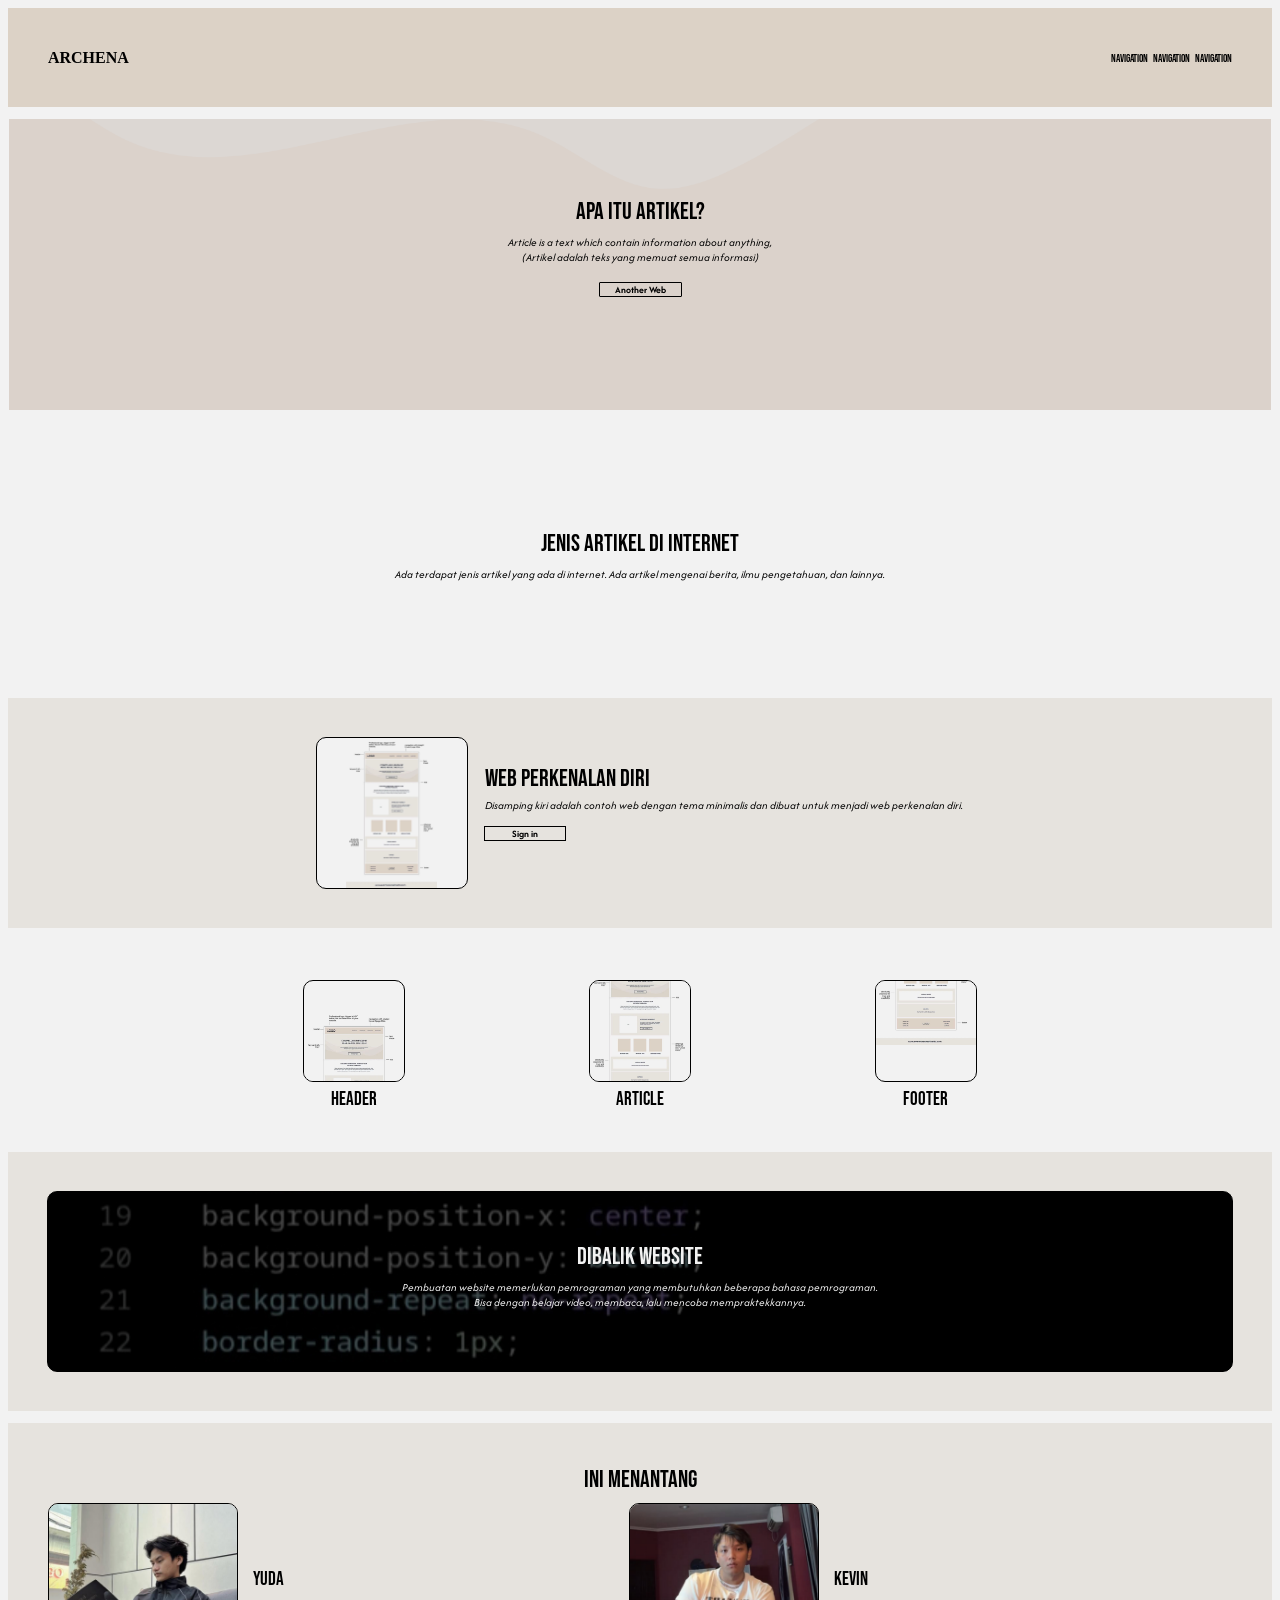
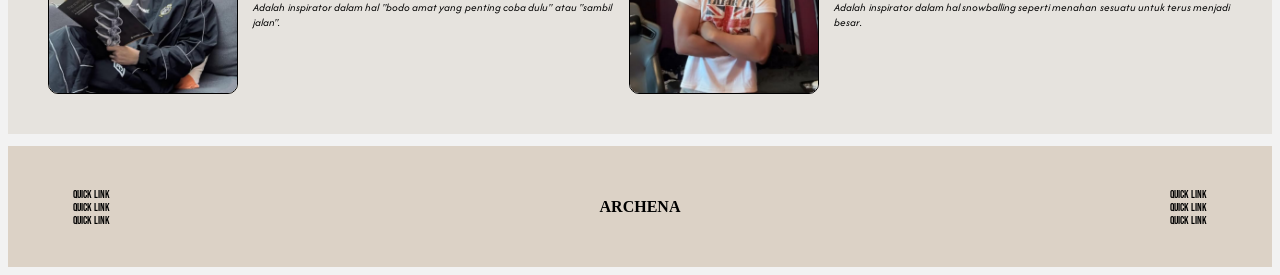
<file: index.html>
<!DOCTYPE html>
<html lang="en">
  
<head>
  <meta charset="UTF-8">
  <meta http-equiv="X-UA-Compatible" content="IE=Edge">
  <meta name="viewport" content="width=device-width, initial-scale=1">
  <title>Belajar-web-1</title>
  <!-- Font -->
  <link href="https://fonts.googleapis.com/css?family=Bebas Neue" rel="stylesheet" />
  <link href="https://fonts.googleapis.com/css?family=Afacad" rel="stylesheet" />
  <!-- CSS -->
  <link rel="stylesheet" href="Belajarspck-css/header.css" type="text/css" />
  <link rel="stylesheet" href="Belajarspck-css/article-1.css" type="text/css"/>
  <link rel="stylesheet" href="Belajarspck-css/article-2.css" type="text/css" />
  <link rel="stylesheet" href="Belajarspck-css/article-3.css" type="text/css" />
  <link rel="stylesheet" href="Belajarspck-css/article-4.css" type="text/css" />
  <link rel="stylesheet" href="Belajarspck-css/article-5.css" type="text/css" />
  <link rel="stylesheet" href="Belajarspck-css/article-6.css" type="text/css" />
  <link rel="stylesheet" href="Belajarspck-css/footer.css" type="text/css" />
</head>

<body>
  <!-- Header -->
  <!-- Navigation -->
  <header>
    <!-- Flex Container -->
    <div class="headerContainer">
      
      <!-- Flex Item 1 -->
      <div class="nvlogo">
        <nav id="nvl">ARCHENA</nav>
      </div>
      
      <!-- Flex Item 2 -->
      <!-- & Container for 3.nav-->
      <div class="nvmenu">
        <nav>Navigation</nav>
        <nav>Navigation</nav>
        <nav>Navigation</nav>
      </div>
      
    </div>
    </header>
  
  <!-- Article 1 -->
  <article>
    <!-- Flex Container -->
    <div class="aContainer">
      
      <!-- Flex Item 1 -->
      <div class="aJudul">
        <h1 id="aJudul">Apa itu artikel?</h1>
      </div>
      
      <!-- Flex Item 2 -->
      <div class="aIsi">
      <p id="aIsi">
        Article is a text which contain information about anything,<br>
        (Artikel adalah teks yang memuat semua informasi)
      </p>
      </div>
      
      <!-- Flex Item 3 -->
      <div class="buttonC">
        <a class="button1" href="/web-2.html" target="_self">
          Another Web
        </a>
      </div>
      
    </div>
  </article>
  
  <!-- Article 2 -->
  <article>
    <!-- Flex Container -->
    <div class="aContainer2">
      
      <!-- Flex Item 1 -->
      <div class="aJudul2">
        <h2 id="aJudul2">Jenis artikel di internet</h2>
      </div>
      
      <!-- Flex Item 2 -->
      <div class="aIsi2">
        <p id="aIsi2">
          Ada terdapat jenis artikel yang ada di internet.
          Ada artikel mengenai berita, ilmu pengetahuan, dan lainnya.
        </p>
      </div>
      
    </div>
  </article>
  
  <!-- Article 3 -->
  <article>
    <!-- Flex Container -->
    <div class="aContainer3">
      
      <!-- Flex Item 1 -->
      <div class="aImage3">
        <img id="aImage3" src="image/contohweb.jpg" alt="Contoh Web" />
      </div>
      
      <!-- Flex Item 2 -->
      <!-- & Container for items h2,p,button -->
      <div class="aJudulIsi3">
        <h2 id="aJudul3">Web perkenalan diri</h2>
        <p id="aIsi3">
          Disamping kiri adalah contoh web dengan tema minimalis
          dan dibuat untuk menjadi web perkenalan diri.
        </p>
        <a id="aButton2" href="/web-sign-in.html" target="_self">Sign in</a>
      </div>
      
    </div>
  </article>
  
  <!-- Article 4 -->
  <article>
    <!-- Flex Container -->
    <div class="aContainer4">
      
      <!-- Flex Item 1 -->
      <!-- & Container for items img,h3 -->
      <div class="aImageIsi4">
        <img id="aImage4-1" src="image/contohweb.jpg"/>
        <h3 class="aIsi4">Header</h3>
      </div>
      
      <!-- Flex Item 2 --> 
      <!-- & Container for items img,h3 -->
      <div class="aImageIsi4">
        <img id="aImage4-2" src="image/contohweb.jpg"/>
        <h3 class="aIsi4">Article</h3>
      </div>
      
      <!-- Flex Item 3 -->
      <!-- & Container for items img,h3 -->
      <div class="aImageIsi4">
        <img id="aImage4-3" src="image/contohweb.jpg"/>
        <h3 class="aIsi4">Footer</h3>
      </div>
      
    </div>
  </article>
  
  <!-- Article 5 -->
  <article>
    <!-- Flex Container -->
    <div class="aContainer5">
      
      <!-- Flex Items 1 & Container for items h2,p -->
      <div class="aImageIsi">
        <h2 id="aJudul5">Dibalik website</h2>
        <p id="aIsi5">
        Pembuatan website memerlukan pemrograman 
        yang membutuhkan beberapa bahasa pemrograman.
        <br>
        Bisa dengan belajar video, membaca, lalu
        mencoba mempraktekkannya.
        </p>
      </div>
      
    </div>
  </article>
  <!-- Article 6 -->
  <article>
    <!-- Flex Container -->
    <div class="aContainer6">
      
      <!-- Flex Item 1 -->
      <div class="aJudul6">
        <h2 id="aJudul6">Ini Menantang</h2>
      </div>
      
      <!-- Flex Item 2 -->
      <!-- & Container-2 for items div(aImage6,aLaperGangTeks -->
      <div class="aContainer6-2">
        <!-- Flex Item 1 from Container-2 -->
        <div class="aImage6">
          <img id="aIsiImage6" src="image/yuda.jpg" alt="Gambar Yuda" />
        </div>
        
        <!-- Flex Item 2 from Container-2 -->
        <!-- & Container for items h3,p -->
        <div class="aLaperGangTeks">
          <h3 class="aIsiJudul6">Yuda</h3>
          <p class="aIsiText6">
            Adalah inspirator dalam hal "bodo
            amat yang penting coba dulu" atau "sambil jalan".
          </p>
        </div>
        
        <!-- Flex Item 3 from Container-2 -->
        <div class="aImage6">
          <img id="aIsiImage6-2" src="image/chumkevin.jpg" alt="Gambar Kevin" />
        </div>
        
        <!-- Flex Item 4 from Container-2 -->
        <!-- & Container for items h3,p -->
        <div class="aLaperGangTeks">
          <h3 class="aIsiJudul6">Kevin</h3>
          <p class="aIsiText6">
            Adalah inspirator dalam hal snowballing
            seperti menahan sesuatu untuk terus menjadi besar.
          </p>
        </div>
        
      </div>
      
    </div>
  </article>
  
  <!-- Footer -->
  <footer>
    <!-- Flex Container -->
    <div class="footerContainer">
      <!-- Flex Item 1 -->
      <!-- & Container for 3.nav -->
      <div class="nvMenu2">
        <nav>Quick link</nav>
        <nav>Quick link</nav>
        <nav>Quick link</nav>
      </div>
      
      <!-- Flex Item 2 -->
      <div class="nvLogo2">
        <nav id="nvl2">ARCHENA</nav>
      </div>
      
      <!-- Flex Item 3 -->
      <!-- & Container for 3.nav -->
      <div class="nvMenu2">
        <nav>Quick link</nav>
        <nav>Quick link</nav>
        <nav>Quick link</nav>
      </div>
      
    </div>
  </footer>
</body>

</html>
</file>
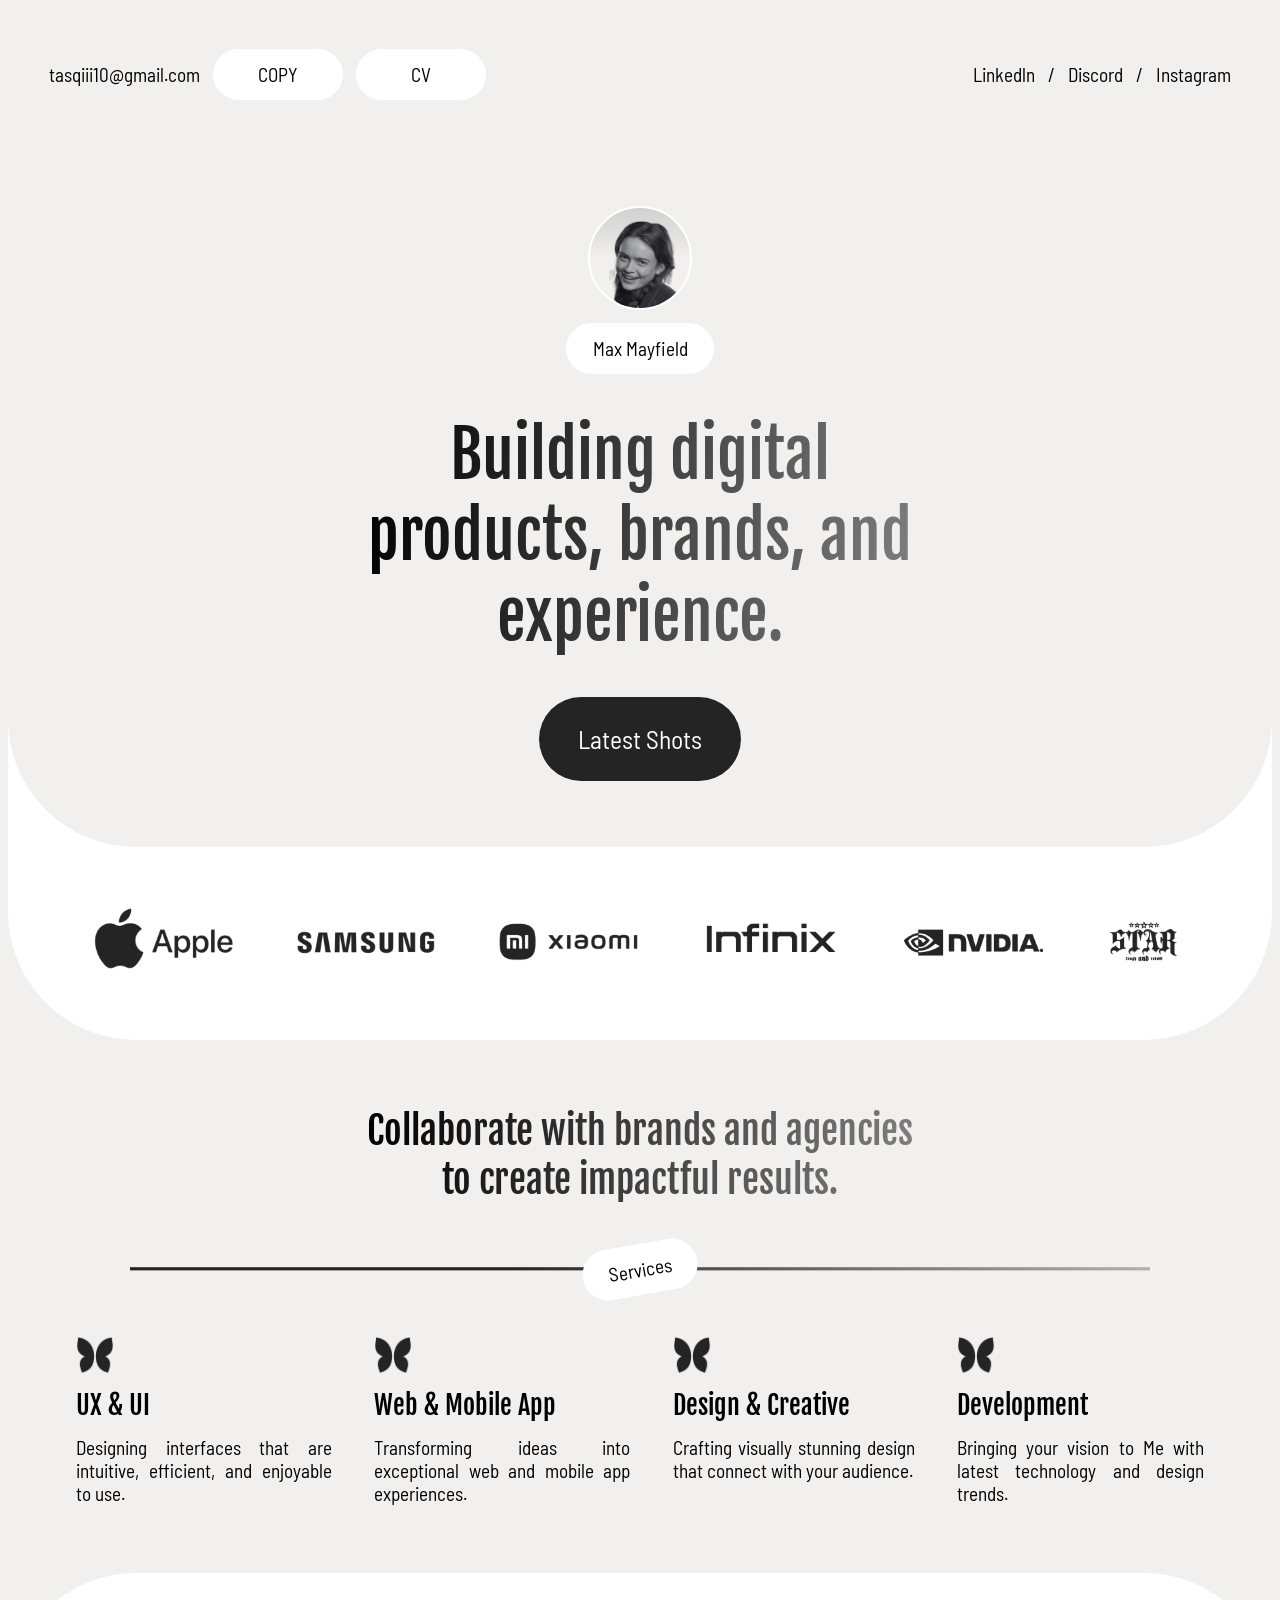
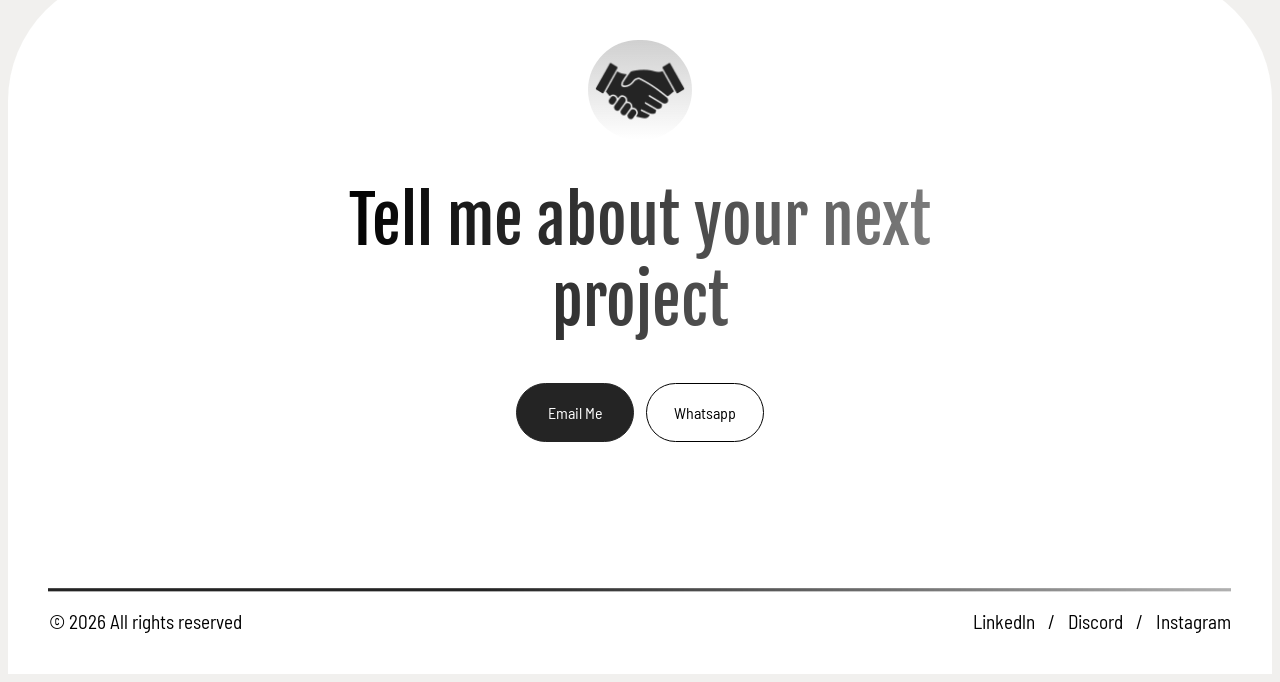
<file: web-2.html>
<!DOCTYPE html>
<html>

<head>
  <meta charset="UTF-8">
  <meta name="viewport" content="width=device-width, initial-scale=1">
  <title>Web-2</title>
  <!-- Font Connect -->
  <link rel="preconnect" href="https://fonts.googleapis.com">
  <link rel="preconnect" href="https://fonts.gstatic.com" crossorigin>
  <!-- Font -->
  <link href="https://fonts.googleapis.com/css2?family=Fjalla+One&display=swap">
  <link href="https://fonts.googleapis.com/css2?family=Barlow+Semi+Condensed:ital,wght@0,100;0,200;0,300;0,400;0,500;0,600;0,700;0,800;0,900;1,100;1,200;1,300;1,400;1,500;1,600;1,700;1,800;1,900&family=Fjalla+One&display=swap" rel="stylesheet">
  <!-- CSS -->
  <style>
    body {
      background-color: #F1F0EE;
    }
  </style>
  <link rel="stylesheet" href="Belajarweb-2-css/BA.css" title="" type="text/css" />
  <link rel="stylesheet" href="Belajarweb-2-css/BA-navbar.css" title="" type="text/css" />
  <link rel="stylesheet" href="Belajarweb-2-css/BA-a-header.css" title="" type="text/css" />
  <link rel="stylesheet" href="Belajarweb-2-css/BA-a-brand.css" title="" type="text/css" />
  <link rel="stylesheet" href="Belajarweb-2-css/BT.css" title="" type="text/css" />
  <link rel="stylesheet" href="Belajarweb-2-css/BuB.css" title="" type="text/css" />
</head>

<body>
  <!-- Bagian Atas -->
  <div class="containerAtas">
    
    <div class="containerHeader">
      
      <div class="navBar">
        <div class="navMenu-1">
          <nav id="navEmail">tasqiii10@gmail.com</nav>
          <nav class="navMenu-1button">COPY</nav>
          <nav class="navMenu-1button">CV</nav>
        </div>
        <div class="navMenu-2">
          <nav>Linkedln</nav>
          <nav>/</nav>
          <nav>Discord</nav>
          <nav>/</nav>
          <nav>Instagram</nav>
        </div>
      </div>
      
      <div class="articleHeader">
        <div class="hProfile">
          <img id="hProfilePhoto" src="image/mbg.png" alt="Max Mayfield" />
          <p id="hProfileNameButton">Max Mayfield</p>
        </div>
        
        <h1 id="hTitle">
          Building digital<br>
          products, brands, and<br>
          experience.
        </h1>
        
        <p id="hButton">Latest Shots</p>
      </div>
    </div>
  
    <div class="containerArticleImage">
      <div>
        <img class="imageBrands" src="image/apple.png" alt="apple" />
      </div>
        
      <div>
        <img class="imageBrands "src="image/samsung.png" alt="samsung" />
      </div>
        
      <div>
        <img class="imageBrands" src="image/xiaomi.png" alt="xiaomi" />
      </div>
        
      <div>
        <img class="imageBrands" src="image/infinix.png" alt="infinix" />
      </div>
        
      <div>
        <img class="imageBrands" src="image/nvidia.png" alt="nvidia" />
      </div>
        
      <div>
        <img class="imageBrands" id="imageBrand5star"src="image/5star.png" alt="5star" />
      </div>
    </div>
  </div>
  
  <!-- Bagian Tengah -->
  <div class="containerTengah">
    <div>
      <h3 id="tengahJudul">
      Collaborate with brands and agencies<br>
      to create impactful results.
      </h3>
    </div>
    
    <div class="tengahButton">
      <p id="tengahButton">Services</p>
    </div>
    
    <div class="tengahArticle">
      <div class="tengahArticleItems">
        <img class="tengahArticleImage" src="image/services.png" alt="services-1">
        <h5 class="tengahArticleJudul">
          UX & UI
        </h5>
        <p class="tengahArticleIsi">
         Designing interfaces that are
         intuitive, efficient, and
         enjoyable to use.
        </p>
      </div>
      
      <div class="tengahArticleItems">
        <img class="tengahArticleImage" src="image/services.png" alt="services-1">
        <h5 class="tengahArticleJudul">
          Web & Mobile App
        </h5>
        <p class="tengahArticleIsi">
          Transforming ideas into
          exceptional web and mobile
          app experiences.
        </p>
      </div>
      
      <div class="tengahArticleItems">
        <img class="tengahArticleImage" src="image/services.png" alt="services-1">
        <h5 class="tengahArticleJudul">
          Design & Creative
        </h5>
        <p class="tengahArticleIsi">
          Crafting visually stunning
          design that connect with your
          audience.
        </p>
      </div>
      
      <div class="tengahArticleItems">
        <img class="tengahArticleImage" src="image/services.png" alt="services-1">
        <h5 class="tengahArticleJudul">
          Development
        </h5>
        <p class="tengahArticleIsi">
          Bringing your vision to Me with
          latest technology and
          design trends.
        </p>
      </div>
    </div>
  </div>
  
  <!-- Bagian Bawah -->
  <div class="containerBawah">
    <!--1-->
    <div class="bawahArticle">
      <div class="bawahArticleImage">
        <img id="bawahArticleImage" src="image/deal.png" alt="bawahArtcleImage" />
      </div>
      
      <div class="bawahTitle">
        <h1 id="bawahTitle">
          Tell me about your next<br>
          project
        </h1>
      </div>
      
      <div class="bawahButtons">
        <p class="bawahButton-1-2" id="bawahButton-1">Email Me</p>
        <p class="bawahButton-1-2" id="bawahButton-2">Whatsapp</p>
      </div>
    </div>
    
    <!--2-->
    <div class="bawahLine">
      <img id="bawahLine" src="image/line.png" alt="line" />
    </div>
    
    <!--3-->
    <div class="bawahFooter">
      <div class="bawahFooterText-1">
        <nav>&copy; 2026 All rights reserved</nav>
      </div>
      
      <div class="bawahFooterText-2">
        <nav>Linkedln</nav>
        <nav>/</nav>
        <nav>Discord</nav>
        <nav>/</nav>
        <nav>Instagram</nav>
      </div>
    </div>
  </div>
</body>

</html>
</file>
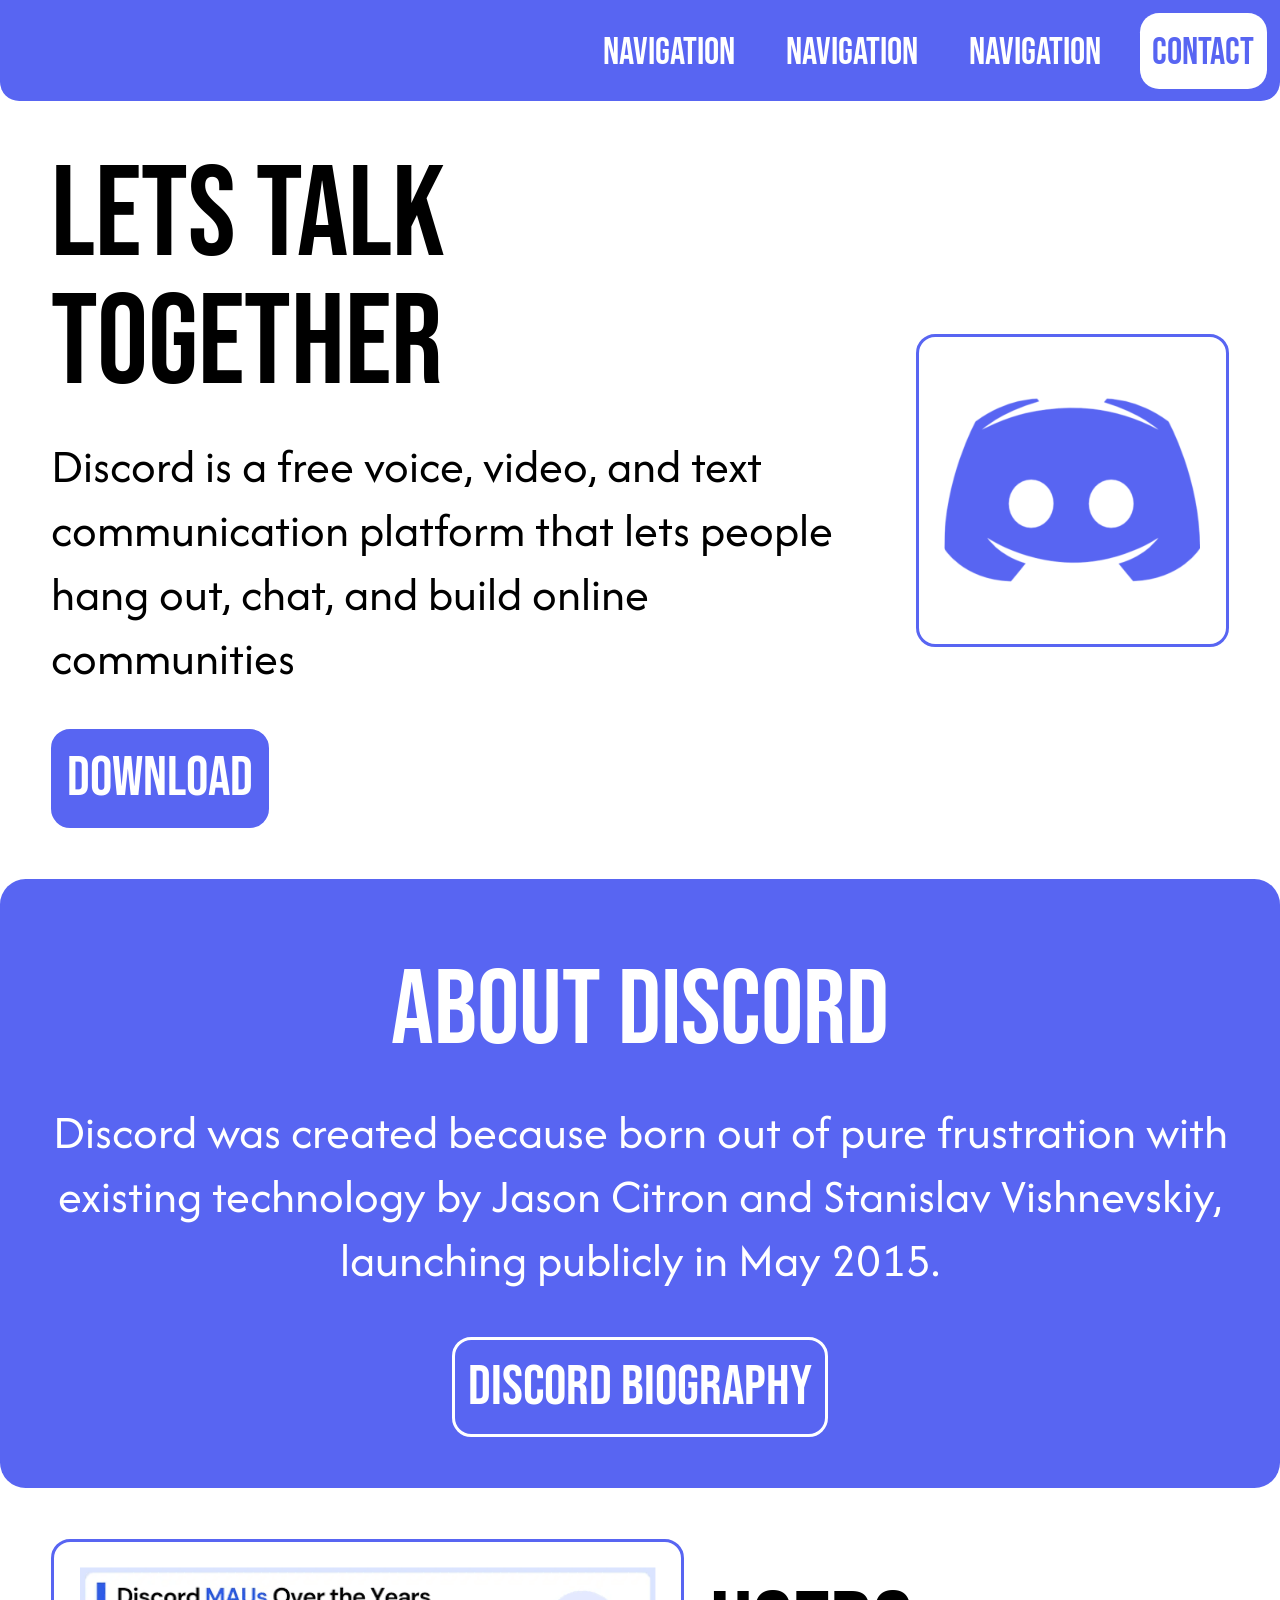
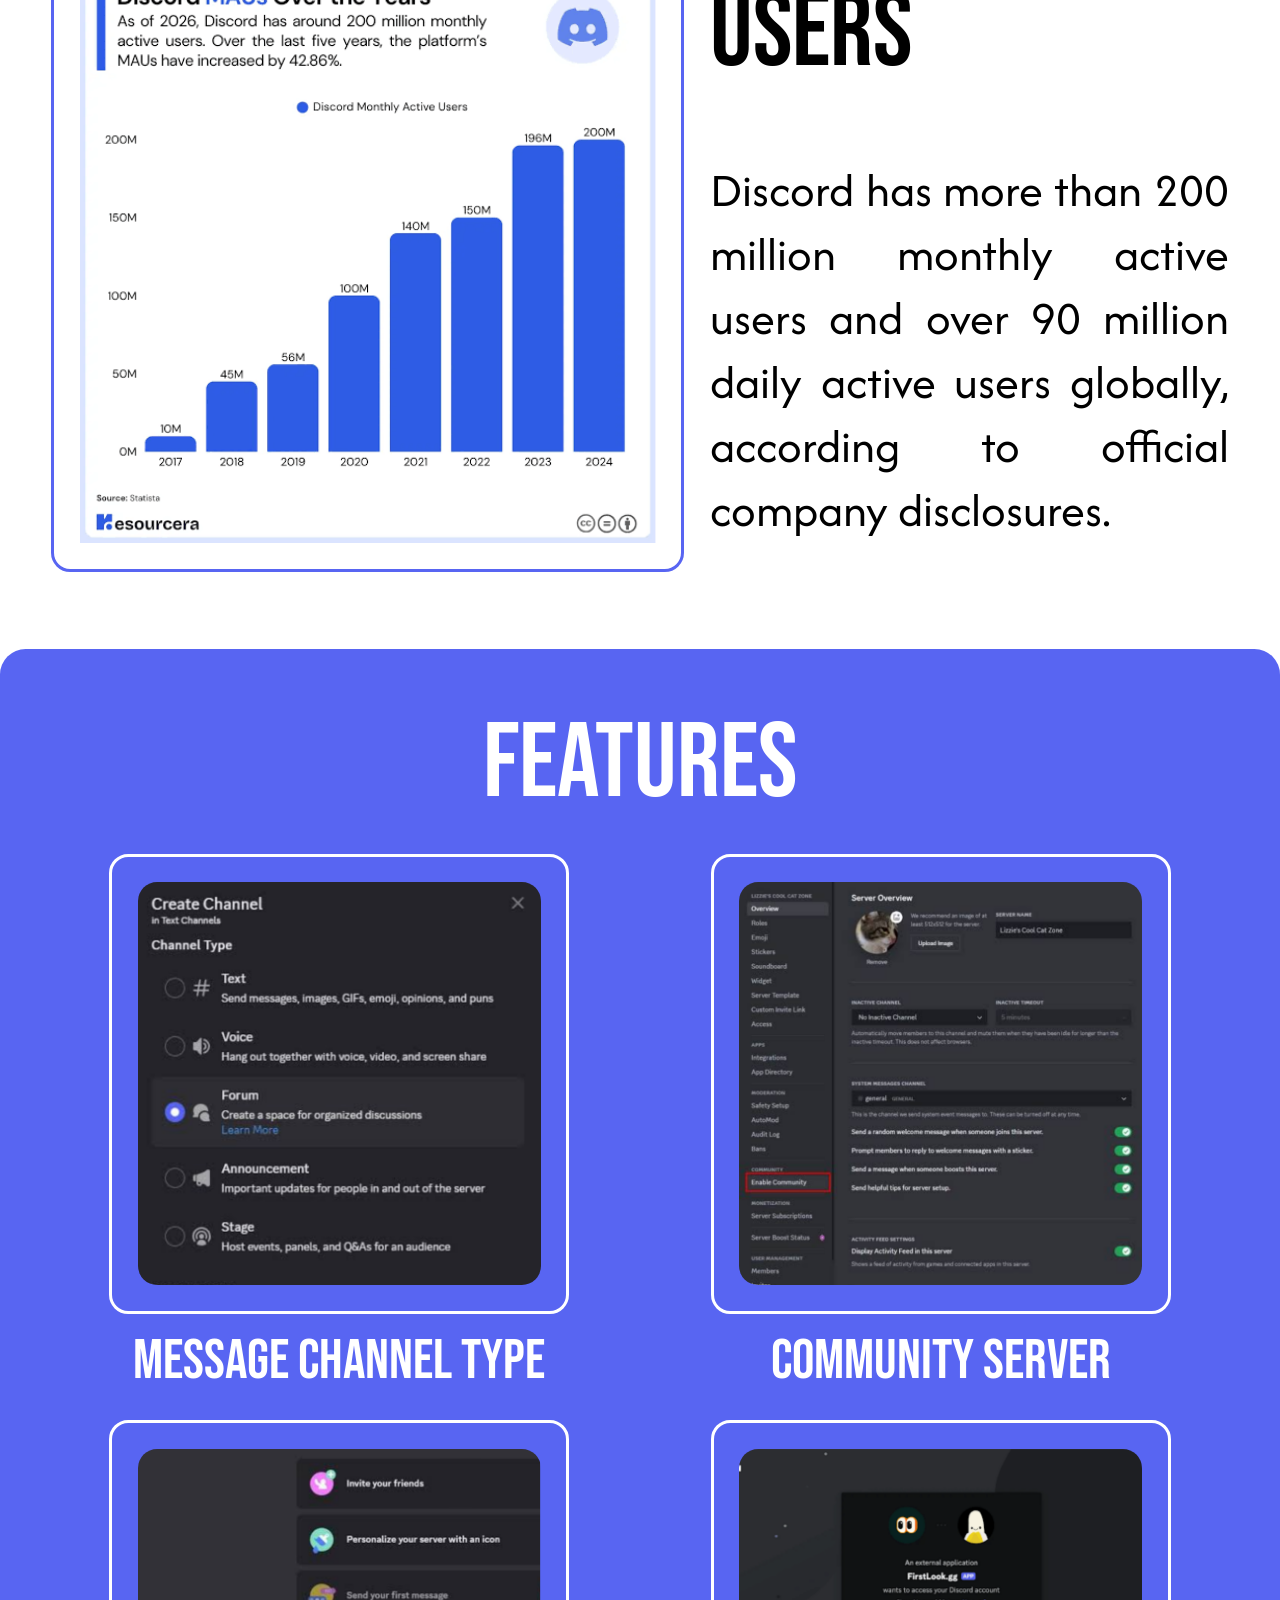
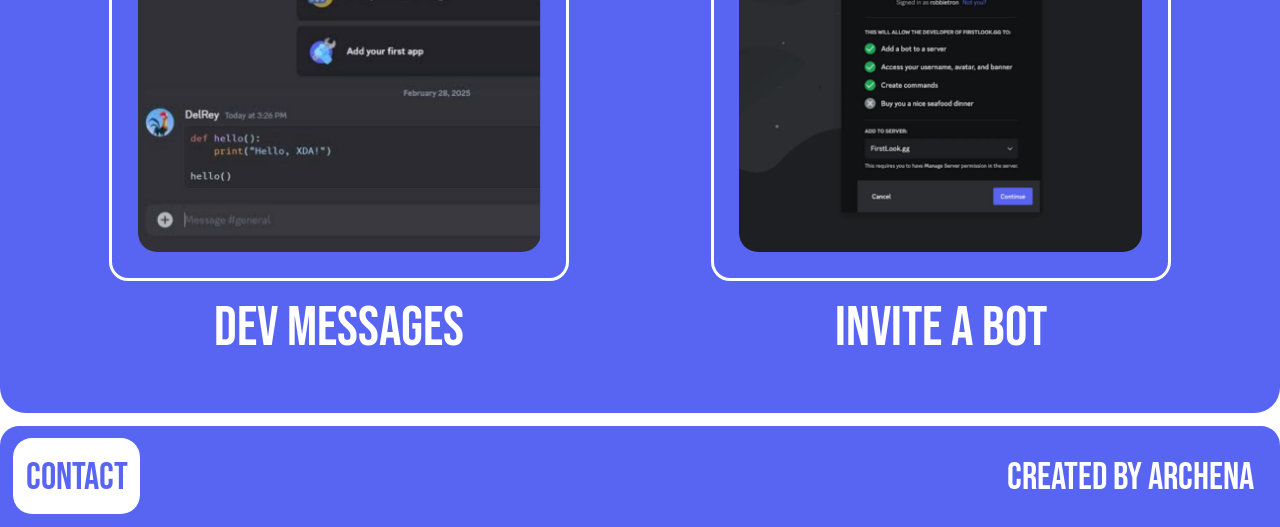
<file: web-article-3.html>
<!DOCTYPE html>
<html>

<head>
  <meta charset="UTF-8">
  <meta name="viewport" content="width=device-width, initial-scale=1">
  <link rel="stylesheet" href="https://fonts.googleapis.com/css?family=Bebas Neue" type="text/css" />
  <link rel="stylesheet" href="https://fonts.googleapis.com/css?family=Afacad" type="text/css" />
  <!-- CSS -->
  <link rel="stylesheet" href="web-article-3-css/navbar.css" title="" type="text/css" />
  <link rel="stylesheet" href="web-article-3-css/header-1.css" title="" type="text/css" />
  <link rel="stylesheet" href="web-article-3-css/header-2.css" title="" type="text/css" />
  <link rel="stylesheet" href="web-article-3-css/header-3.css" title="" type="text/css" />
  <link rel="stylesheet" href="web-article-3-css/header-4.css" title="" type="" />
  <link rel="stylesheet" href="web-article-3-css/footer.css" title="" type="" />
  <title>Grid</title>
  <style>
    body {
      margin: 0%;
    }
  </style>
</head>

<body>
  <div class="navbarContainer">
    <p class="navigation" id="nav-1">Navigation</p>
    <p class="navigation" id="nav-2">Navigation</p>
    <p class="navigation" id="nav-3">Navigation</p>
    <p class="navigation" id="navContact">Contact</p>
  </div>
  
  <div class="headerContainer">
    <h1 id="headerTitle">
    Lets Talk<br>
    Together
    </h1>
    <p id="headerText">
    Discord is a free voice, video, 
    and text communication platform that lets 
    people hang out, chat, and build online communities
    </p>
    <a id="headerDownloadButton" href="#" style="display: block;">Download</a>
    <img id="headerImage" src="image/discord-logo-colored.png" alt="discord-logo" />
  </div>
  
  <div class="headerContainer-2">
    <h2 id="headerTitle-2">About Discord</h2>
    <p id="headerText-2">
      Discord was created because born out
      of pure frustration with existing technology
      by Jason Citron and Stanislav Vishnevskiy, 
      launching publicly in May 2015.
    </p>
    <a id="headerStoryButton" href="#" style="display: block;">Discord Biography</a>
  </div>
  
  <div class="headerContainer-3">
    <img id="headerImage-3" src="image/proof-users.png" alt="gambar-users-download" />
    <h2 id="headerTitle-3">Users</h2>
    <p id="headerText-3">
      Discord has more than 200 million
      monthly active users and over 90 million
      daily active users globally, according 
      to official company disclosures.
    </p>
  </div>
  
  <div class="headerContainer-4">
    <h2 class="headerTitle-4">Features</h2>
    
    <div class="headerImage-4Border" id="headerImage-4-1">
      <img class="headerImage-4" src="image/feature-1.png" alt="feature-1" />
    </div>
    
    <h4 class="headerText-4" id="headerText-4-1">Message channel type</h4>
    
    <div class="headerImage-4Border" id="headerImage-4-2">
      <img class="headerImage-4" src="image/feature-2.png" alt="feature-2" />
    </div>
    
    <h4 class="headerText-4" id="headerText-4-2">Community server</h4>
    
    <div class="headerImage-4Border" id="headerImage-4-3">
      <img class="headerImage-4" src="image/feature-3.png" alt="feature-3" />
    </div>
    
    <h4 class="headerText-4" id="headerText-4-3">Dev messages</h4>
    
    <div class="headerImage-4Border" id="headerImage-4-4">
      <img class="headerImage-4" src="image/feature-4.png" alt="feature-4" />
    </div>
    
    <h4 class="headerText-4" id="headerText-4-4">Invite a bot</h4>
  </div>
  
  <div class="footerContainer">
    <p id="footerTextContact">Contact</p>
    <p id="footerTextWm">Created by archena</p>
  </div>
</body>

</html>
</file>
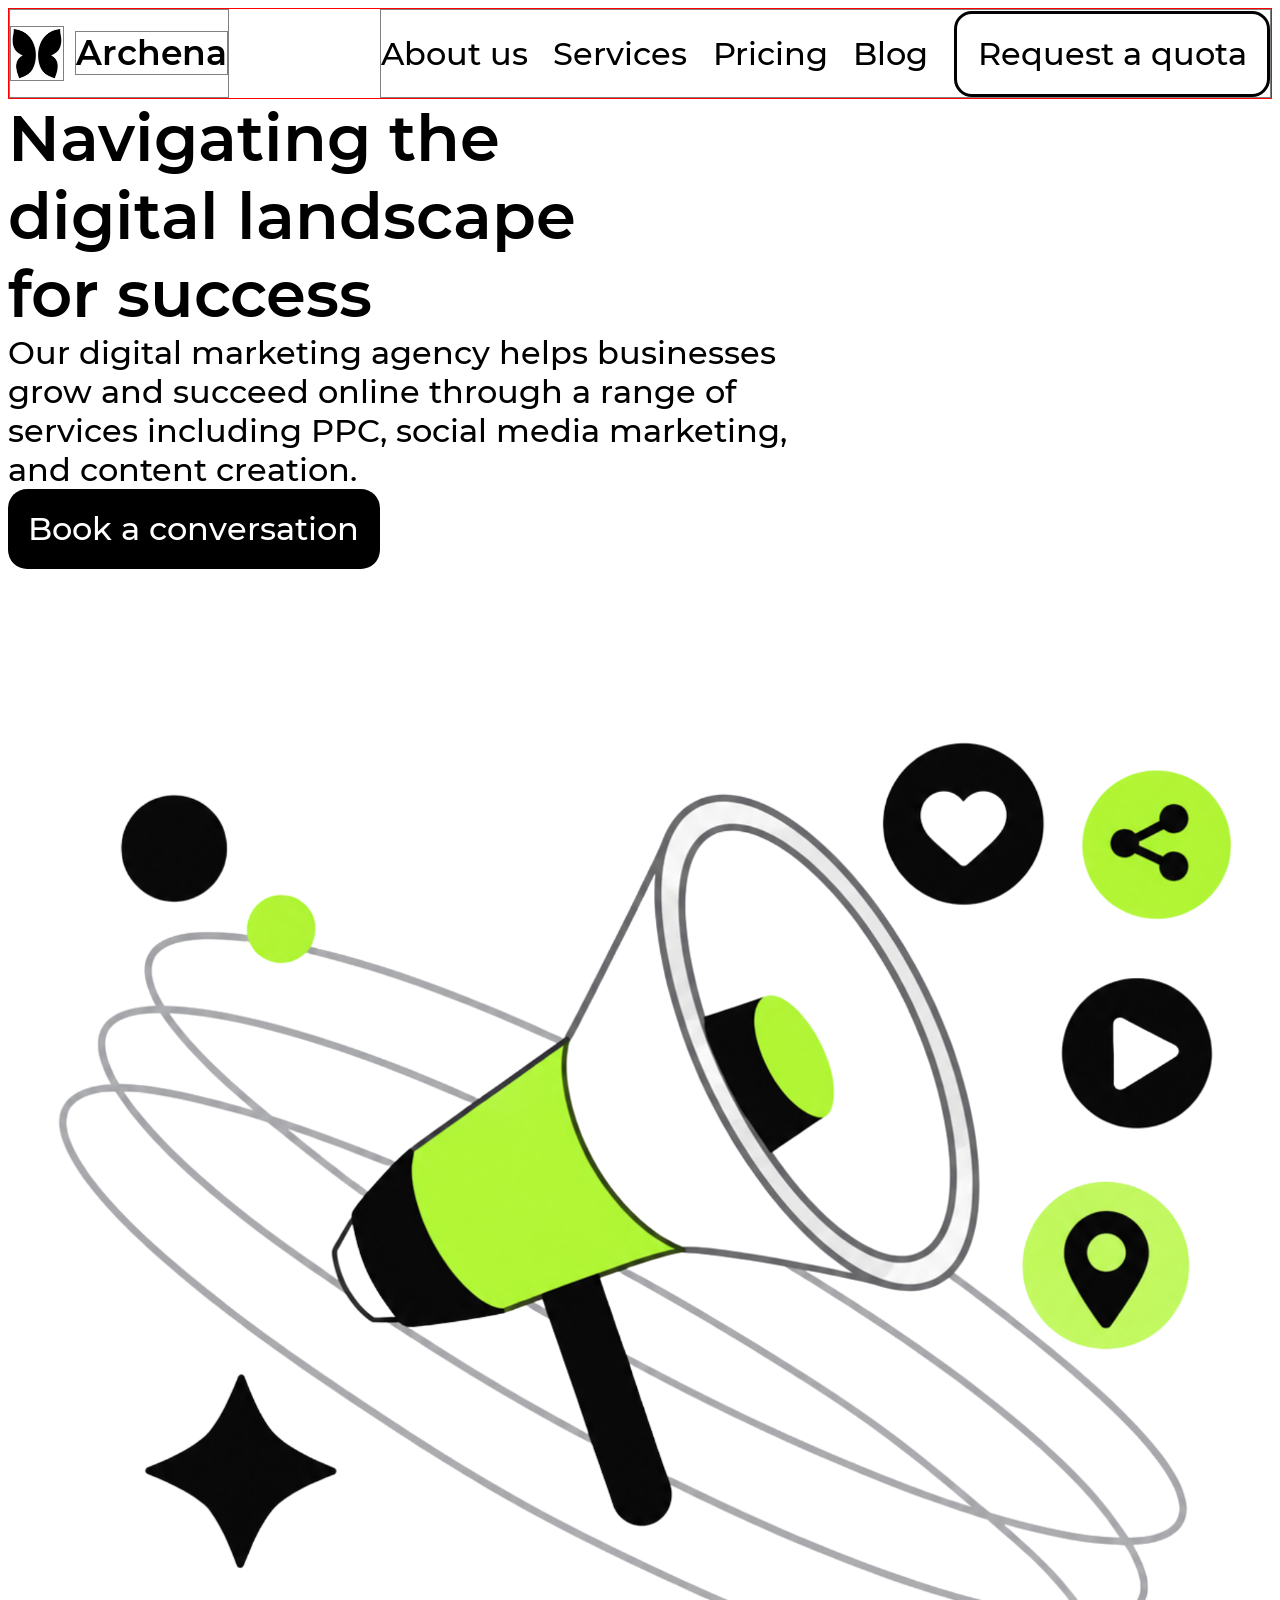
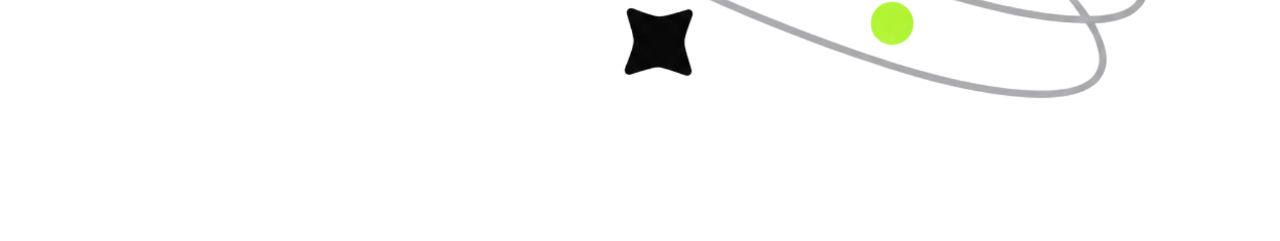
<file: web-article-4.html>
<!DOCTYPE html>
<html>

<head>
  <meta charset="UTF-8">
  <meta name="viewport" content="width=device-width, initial-scale=1">
  <!-- Font -->
  <link rel="stylesheet" href="font/font.css" title="" type="text/css" />
  <!-- CSS -->
  <link rel="stylesheet" href="web-article-4-css/header.css" title="" type="" />
  <link rel="stylesheet" href="web-article-4-css/mainArticle-1.css" title="" type="" />
  <title>Article 4</title>
</head>

<body>
  <!-- Header -->
  <div class="headerContainer">
    <div class="headerItemLogo">
      <img id="headerImageLogo" src="image/logo-archena.png" alt="logo archena" />
      <nav id="headerTextLogo">Archena</nav>
    </div>
    
    <div class="headerItemNavigation">
      <nav>About us</nav>
      <nav>Services</nav>
      <nav>Pricing</nav>
      <nav>Blog</nav>
      <nav id="headerNavigationRequest">Request a quota</nav>
    </div>
  </div>
  
  <!-- Main article -->
  <div class="mainContainer-1">
    <h1 id="mainItemTitle-1">
      Navigating the<br>
      digital landscape<br>
      for success
    </h1>
    <p id="mainItemText-1">
      Our digital marketing agency helps businesses<br>
      grow and succeed online through a range of<br>
      services including PPC, social media marketing,<br>
      and content creation.
    </p>
    <a id="mainItemButton-1" href="">Book a conversation</a>
    <img id="mainItemImage-1" src="image/toa.png" alt="toa-illustration" />
  </div>
</body>

</html>
</file>
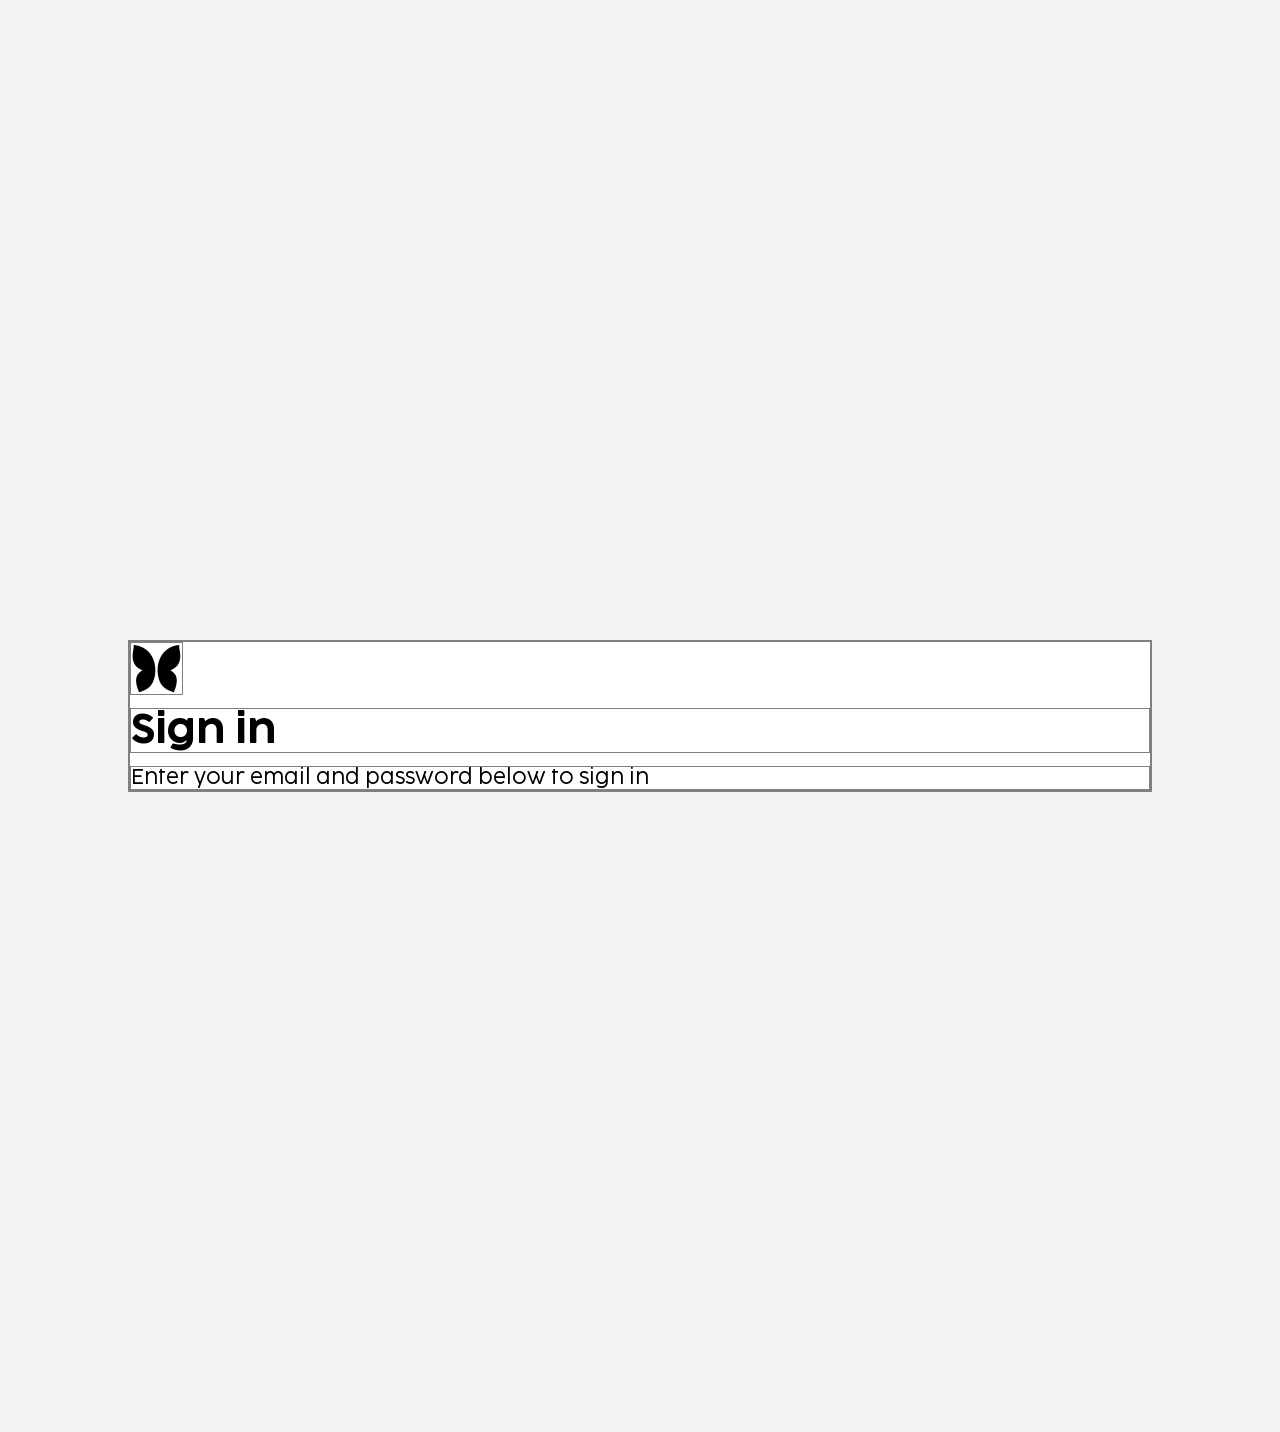
<file: web-login.html>
<!DOCTYPE html>
<html>

<head>
  <meta charset="UTF-8">
  <meta name="viewport" content="width=device-width, initial-scale=1">
  <title>Web-3-Login</title>
  <!-- Font -->
  <link rel="stylesheet" href="font/font.css">
  <!-- CSS -->
  <link rel="stylesheet" href="web-login-css/web-login.css" type="text/css" />
</head>

<body>
  <div class="mainLoginContainer">
    <div class="loginHeader">
      <img id="headerLogo"src="image/logo-archena.png" alt="Login" />
      <h3 id="headerTitle">Sign in</h3>
      <p id="headerText">Enter your email and password below to sign in</p>
    </div>
    
  </div>
</body>

</html>
</file>
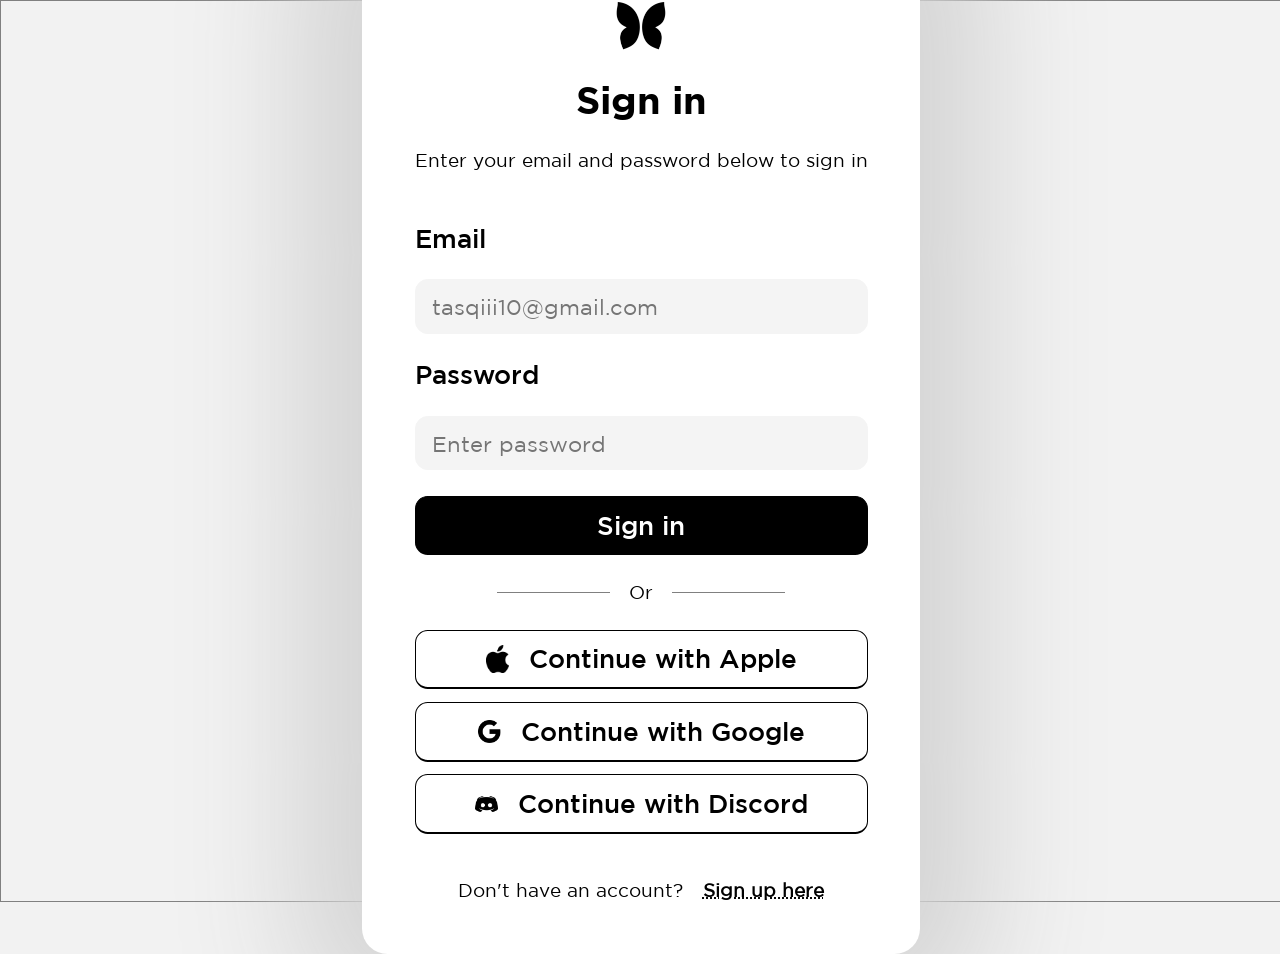
<file: web-sign-in.html>
<!DOCTYPE html>
<html>

<head>
  <meta charset="UTF-8">
  <meta name="viewport" content="width=device-width, initial-scale=1">
  <title>Web-3-Login</title>
  <!-- Font -->
  <link rel="stylesheet" href="font/font.css">
  <!-- CSS -->
  <link rel="stylesheet" href="webSignIn-css/header.css" type="text/css" />
  <link rel="stylesheet" href="webSignIn-css/signIn-email-password.css" title="" type="" />
  <link rel="stylesheet" href="webSignIn-css/line.css" title="" type="" />
  <link rel="stylesheet" href="webSignIn-css/option.css" title="" type="" />
  <link rel="stylesheet" href="webSignIn-css/last-option.css" title="" type="" />
</head>

<body>
  <div class="mainSignInContainer">
    <!-- 1 -->
    <div class="signInHeader">
      <img id="headerLogo"src="image/logo-archena.png" alt="Login" />
      <h3 id="headerTitle">Sign in</h3>
      <p id="headerText">Enter your email and password below to sign in</p>
    </div>
    
    <!-- 2 -->
    <div>
    <form class="signInEPContainer" name="SignInEmail" action="" metaccept-charset="utf-8">
      <label class="signInLabel" for="email">Email</label>
      
      <input class="signInInput" type="text" name="email" id="email" placeholder="tasqiii10@gmail.com">
      
      <label class="signInLabel" for="password">Password</label>
      
      <input class="signInInput" type="password" name="password" id="password" placeholder="Enter password">
      
      <button id="signInSubmit" type="submit">Sign in</button>
    </form>
    </div>
    
    <!-- 3 -->
    <div class="lineContainer">
      <hr class="line">
      <p id="lineText">Or</p>
      <hr class="line">
    </div>
    
    <!-- 4 -->
    <div class="optionContainer">
      <div>
        <a class="optionSignIn" href="">
          <img class="optionImage" src="image/apple-logo-2.png" alt="apple logo" />
          <p class="optionText">Continue with Apple</p>
        </a>
      </div>
      
      <div>
        <a class="optionSignIn" href="">
          <img class="optionImage" src="image/google-logo.png" alt="google logo" />
          <p class="optionText">Continue with Google</p>
        </a>
      </div>
      
      <div>
        <a class="optionSignIn" href="">
          <img class="optionImage" src="image/discord-logo.png" alt="discord logo" />
          <p class="optionText">Continue with Discord</p>
        </a>
      </div>
    </div>
    
    <!-- 5 -->
    <div class="lastOptionContainer">
      <p id="lastOptionText">Don't have an account?</p>
      <a id="lastOption" href="/index.html?v=1">
        Sign up here
      </a>
    </div>
  </div>
</body>

</html>
</file>
<file: Belajarspck-css/header.css>
/* tag body (Seluruh halaman web) */
body {
  background: #F2F2F2;
}
/* parent dari nvlogo dan nvmenu*/
.headerContainer {
  border: 1px solid transparent;
  display: flex;
  background-color: #DCD2C6;
  justify-content: space-between;
  align-items: center;
  padding: 3%;
}

/* child */
.nvlogo {
  border: 1px solid transparent;
  font-family: "times new roman";
  font-weight: bold;
  font-size: 100%;
  color: black;
  padding-top: 1px;
}

/* child */
.nvmenu {
  display: flex; /*membuat semua nav jadi horizontal*/
  gap: 5px;
  border: 1px solid transparent;
  font-family: Bebas Neue;
  font-weight: lighter;
  font-size: 70%;
  color: black;
  padding-top: 2px;
}
</file>
<file: Belajarspck-css/article-1.css>
/* parent */
.aContainer {
  display: flex;
  flex-direction: column;
  align-items: center; /*scr horizontal: center*/
  justify-content: center; /* scr vertikal: center*/
  margin-top: 1%;
  padding: 9%;
  padding-top: 6%;
  gap: 7px;
  border: 1px solid transparent;
  background-image: url('../image/bgarticle.png'); 
  background-size: 100%;
  background-position-x: center;
  background-position-y: bottom;
  background-repeat: no-repeat;
}

/* child-1 lgsg*/
/*manggil elemen lgsg(id) untuk didesain*/
#aJudul {
  border: 1px solid transparent;
  font-family: Bebas Neue;
  font-weight: lighter;
  padding-top: ;
  margin: 0%;
}

/* child-2 lgsg */
/*manggil elemen lsgsg(id) untuk didesain*/
#aIsi {
  border: 1px solid transparent;
  font-family: Afacad;
  font-style: italic;
  font-size: 70%;
  text-align: center;
  padding-bottom: 2%;
  margin: 0%;
}

/*Tampilan Button sebelum diklik*/
.button1 {
  font-family: Afacad;
  font-size: 10px;
  font-weight: bold;
  border: 1px solid black;
  border-radius: 1px;
  color: black;
  padding-left: 15px;
  padding-right: 15px;
  background: transparent;
}

/* ketika crusor di link */
.button1:hover {
  background-color: #F2F2F2;
}

/* ketika link di klik */
.button1:active {
  background-color: lightgray;
}

/*link: sblm diklik, visited: stlh pernah diklik*/
.button1:link, .button1:visited {
  text-decoration: none;
  color: #000000;
}
</file>
<file: Belajarspck-css/article-2.css>
/* parent */
.aContainer2 {
  border: 1px solid transparent;
  display: flex;
  flex-direction: column;
  justify-content: center;
  align-items: center;
  padding: 9%;
  gap: 7px;
}

/* child */
#aJudul2 {
  margin: 0%;
  padding-top: 2px;
  border: 1px solid transparent;
  font-family: Bebas Neue;
  font-weight: lighter;
}

/* child-2 */
#aIsi2 {
  margin: 0%;
  border: 1px solid transparent;
  font-family: Afacad;
  font-style: italic;
  font-size: 70%;
  text-align: center;
}
</file>
<file: Belajarspck-css/article-3.css>
.aContainer3 {
  border: 1px solid transparent;
  background-color: #E6E3DE;
  display: flex;
  justify-content: center;
  gap: 15px;
  padding: 3%;
}

.aImage3 {
  display: flex;
}

#aImage3 {
  border: 1px solid black;
  border-radius: 10px;
  max-width: 100%;
  max-height: 100%;
  width: 150px;
  aspect-ratio: 1/1;
  object-fit: contain;
  background-color: #F2F2F2;
}

.aJudulIsi3 {
  border: 1px solid transparent;
  display: flex;
  flex-direction: column;
  justify-content: center;
  gap: 3px;
  padding-top: 1%;
  padding-bottom: 3%;
}

#aJudul3 {
  border: 1px solid transparent;
  margin: 0%;
  font-family: Bebas Neue;
  font-weight: lighter;
  padding-top: 2px;
}

#aIsi3 {
  border: 1px solid transparent;
  margin: 0%;
  font-family: Afacad;
  font-size: 70%;
  font-style: italic;
  text-align: justify;
  padding-bottom: 2%;
}

/* child-3-3 */
#aButton2 {
  border: 1px solid black;
  font-family: Afacad;
  font-weight: bold;
  font-size: 10px;
  text-align: center;
  background-color: transparent;
  width: 80px;
}

#aButton2:hover {
  background-color: #F2F2F2;
}

#aButton2:active {
  background-color: lightgray;
}

#aButton2:link, #aButton2:visited {
  text-decoration: none;
  color: black;
}
</file>
<file: Belajarspck-css/article-4.css>
/* Parent */
.aContainer4 {
  border: 1px solid transparent;
  padding: 3%;
  padding-top: 4%;
  padding-left: 10%;
  padding-right: 10%;
  display: flex;
  flex-direction: row;
  justify-content: space-evenly;
  gap: 15px;
}

/* Child 1,2,3*/
/* parent-2 */
.aImageIsi4 {
  border: 1px solid transparent;
  display: flex;
  flex-direction: column;
  align-items: center;
  gap: 3px;
}

/* child-2-1 */
#aImage4-1 {
  border: 1px solid black;
  border-radius: 10px;
  aspect-ratio: 1/1;
  object-fit: cover;
  object-position: center 30px;
  max-width: 100%;
  max-height: 100%;
  width: 100px;
}

/* child-2-2 */
.aIsi4 {
  border: 1px solid transparent;
  padding-top: 2px;
  margin: 0%;
  font-family: Bebas Neue;
  font-weight: lighter;
}

/* child-2-1 */
#aImage4-2 {
  border: 1px solid black;
  border-radius: 10px;
  aspect-ratio: 1/1;
  object-fit: cover;
  object-position: center center;
  max-width: 100%;
  max-height: 100%;
  width: 100px;
}

/* child-2-1 */
#aImage4-3 {
  border: 1px solid black;
  border-radius: 10px;
  aspect-ratio: 1/1;
  object-fit: cover;
  object-position: center -100px;
  max-width: 100%;
  max-height: 100%;
  width: 100px;
}
</file>
<file: Belajarspck-css/article-5.css>
/* parent */
.aContainer5 {
  border: 1px solid transparent;
  background-color: #E6E3DE;
  padding: 3%;
}

/* child 1 */
/* parent-2 */
.aImageIsi {
  display: flex;
  flex-direction: column;
  align-items: center;
  justify-content: center;
  border: 1px solid black;
  border-radius: 10px;
  background-image: url('../image/proof.jpg');
  background-size: cover;
  background-position: left center;
  padding: 5%;
  padding-top: 4%;
  gap: 7px;
}

/* child-2-1 */
#aJudul5 {
  border: 1px solid transparent;
  color: #F2F2F2;
  font-family: Bebas Neue;
  font-weight: lighter;
  padding-top: 2px;
  margin: 0%;
}

/* child-2-2 */
#aIsi5 {
  border: 1px solid transparent;
  color: #F2F2F2;
  font-family: Afacad;
  font-size: 70%;
  font-style: italic;
  text-align: center;
  margin: 0%;
}
</file>
<file: Belajarspck-css/article-6.css>
/* parent */
.aContainer6 {
  border: 1px solid transparent;
  background-color: #E6E3DE;
  display: flex;
  flex-direction: column;
  align-items: center;
  margin-top: 1%;
  padding: 3%;
  padding-left: 3%;
  padding-right: 3%;
  gap: 7px;
}

/* child-1 lgsg */
#aJudul6 {
  border: 1px solid transparent;
  padding-top: 2px;
  margin: 0%;
  font-family: Bebas Neue;
  font-weight: lighter;
}

/* child-2 */
/* parent-2 */
.aContainer6-2 {
  border: 1px solid transparent;
  display: flex;
  justify-content: space-evenly;
  gap: 15px;
}

/* child-2-1,3 */
.aImage6 {
  display: flex;
}

#aIsiImage6 {
  margin: 0%;
  border: 1px solid black;
  border-radius: 10px;
  max-width: 100%;
  max-height: 100%;
  width: 200px;
  object-fit: cover;
  aspect-ratio: 1/1;
}

/* child-2-2 */
/* parent-3 */
.aLaperGangTeks {
  margin: 0%;
  border: 1px solid transparent;
  display: flex;
  flex-direction: column;
  justify-content: center;
  padding-top: 3%;
  padding-bottom: 3%;
  gap: 7px;
  max-width: 100%;
}

/* child-3-1 */
.aIsiJudul6 {
  border: 1px solid transparent;
  padding-top: 2px;
  margin: 0%;
  font-family: Bebas Neue;
  font-weight: lighter;
}

/* child-3-2 */
.aIsiText6 {
  border: 1px solid transparent;
  margin: 0%;
  font-family: Afacad;
  font-size: 70%;
  font-style: italic;
  text-align: justify;
}

#aIsiImage6-2 {
  margin: 0%;
  border: 1px solid black;
  border-radius: 10px;
  max-width: 100%;
  max-height: 100%;
  width: 200px;
  object-fit: cover;
  aspect-ratio: 1/1;
}
</file>
<file: Belajarspck-css/footer.css>
/* parent */
.footerContainer {
  border: 1px solid transparent;
  display: flex;
  justify-content: space-between;
  margin-top: 1%;
  padding: 3%;
  padding-left: 5%;
  padding-right: 5%;
  background-color: #DCD2C6;
}

/* child-1,3 */
.nvMenu2 {
  border: 1px solid transparent;
  font-family: Bebas Neue;
  font-size: 70%;
  font-weight: lighter;
  padding-top: 2px;
}

/* child-2 */
.nvLogo2 {
  display: flex;
  flex-direction: column;
  justify-content: center;
  border: 1px solid transparent;
  font-family: Times New Roman;
  font-weight: bold;
}
</file>
<file: Belajarweb-2-css/BA.css>
.containerAtas {
  display: flex;
  flex-direction: column;
  border: 1px solid transparent;
  border-radius: 0 0 10vw 10vw;
  background-color: white;
}

.containerHeader {
  display: flex;
  flex-direction: column;
  background-color: #F1F0EE;
  border: 1px solid transparent;
  border-radius: 0 0 10vw 10vw;
  margin: -1px;
}
</file>
<file: Belajarweb-2-css/BA-navbar.css>
.navBar {
  display: flex;
  justify-content: space-between;
  border: 1px solid transparent;
  padding: 3vw;
  margin: 0%;
}

/*1*/
.navMenu-1 {
  display: flex;
  align-items: center;
  gap: 1vw;
  border: 1px solid transparent;
  font-family: 'Barlow Semi Condensed';
  font-size: clamp(8px, 1.5vw, 100px);
}

.navMenu-1button {
  border: 1px solid transparent;
  border-radius: 4vw;
  padding: 1vw;
  text-align: center;
  width: 8vw;
  background-color: white;
}

/*2*/
.navMenu-2 {
  display: flex;
  align-items: center;
  gap: 1vw;
  border: 1px solid transparent;
  font-family: 'Barlow Semi Condensed';
  font-size: clamp(8px, 1.5vw, 100px);
}
</file>
<file: Belajarweb-2-css/BA-a-header.css>
.articleHeader {
  border: 1px solid transparent;
  display: flex;
  flex-direction: column;
  align-items: center;
  padding: 5vw;
  gap: 3vw;
}

/*1*/
.hProfile {
  border: 1px solid transparent;
  width: fit-content;
  display: flex;
  flex-direction: column;
  align-items: center;
  gap: 1vw;
}

#hProfilePhoto {
  display: flex;
  border: 0.2vw solid white;
  border-radius: 100vw;
  max-width: 100%;
  max-height: 100%;
  width: clamp(40px, 8vw, 100px);
  object-fit: cover;
  object-position: -1px 2px;
  background: linear-gradient(180deg, #D0D0D0, transparent, transparent);
}

#hProfileNameButton {
  border: 1px solid transparent;
  border-radius: 4vw;
  text-align: center;
  width: fit-content;
  padding: 1vw;
  padding-left: 2vw;
  padding-right: 2vw;
  margin: 0%;
  font-family: 'Barlow Semi Condensed';
  font-size: clamp(8px, 1.5vw, 100px);
  background-color: white;
}

/*2*/
#hTitle {
  border: 1px solid transparent;
  font-family: 'Fjalla One';
  font-weight: lighter;
  font-size: clamp(30px, 5vw, 100px);
  text-align: center;
  width: fit-content;
  
  background: linear-gradient(100deg, black, gray);
  /*-webkit-background-clip: text;*/
  background-clip: text;
  /*-webkit-text-fill-color: transparent;*/
  color: transparent;
  
  margin: 0%;
}

/*3*/
#hButton {
  border: 1px solid transparent;
  border-radius: 4vw;
  font-family: 'Barlow Semi Condensed';
  font-size: clamp(10px, 2vw, 100px);
  color: white;
  padding: 2vw;
  padding-left: 3vw;
  padding-right: 3vw;
  width: fit-content;
  background-color: #242424;
  margin: 0%;
}
</file>
<file: Belajarweb-2-css/BA-a-brand.css>
.containerArticleImage {
  display: flex;
  padding: 2vw;
  padding-left: 6.5vw;
  border: 1px solid transparent;
  gap: 5vw;
}

/*bukan container*/
.imageBrands {
  display: flex;
  border: 1px solid transparent;
  max-width: 100%;
  max-height: 100%;
  width: 15vw;
}

#imageBrand5star {
  object-fit: cover;
  object-position: -2.5vw 0;
  /*transform: scale(1.3);*/
}
</file>
<file: Belajarweb-2-css/BT.css>
.containerTengah {
  display: flex;
  flex-direction: column;
  align-items: center;
  border: 1px solid transparent;
  padding: 5vw;
  gap: 3vw;
}

/*1*/
#tengahJudul {
  border: 1px solid transparent;
  font-family: 'Fjalla One';
  font-weight: lighter;
  font-size: clamp(15px, 3vw, 50px);
  text-align: center;
  width: fit-content;
  
  background: linear-gradient(100deg, black, gray);
  background-clip: text;
  color: transparent;
  
  margin: 0%;
}

/*2*/
.tengahButton {
  display: flex;
  justify-content: center;
  background-image: url('../image/line.png');
  background-repeat: no-repeat;
  background-size: 100% 50vw;
  width: 90%;
  background-position: center;
}


#tengahButton {
  border: 1px solid transparent;
  border-radius: 4vw;
  font-size: clamp(8px, 1.5vw, 100px);
  font-family: 'Barlow Semi Condensed';
  padding: 1vw;
  padding-left: 2vw;
  padding-right: 2vw;
  rotate: -10deg;
  background-color: white;
  width: fit-content;
  margin: 0%;
}

/*3*/ /*Container-2*/
.tengahArticle {
  display: flex;
  border: 1px solid transparent;
  gap: 3vw;
}

/*2-1*/
.tengahArticleItems {
  display: flex;
  flex-direction: column;
  border: 1px solid transparent;
  gap: 1vw;
}

.tengahArticleImage {
  display: flex;
  border: 1px solid transparent;
  max-width: 100%;
  max-height: 100%;
  width: clamp(14px, 3vw, 100px);
}

.tengahArticleJudul {
  border: 1px solid transparent;
  font-family: 'Fjalla One';
  font-weight: lighter;
  font-size: clamp(8px, 2vw, 100px);
  width: fit-content;
  margin: 0%;
}

.tengahArticleIsi {
  text-align: justify;
  border: 1px solid transparent;
  font-family: 'Barlow Semi Condensed';
  font-size: clamp(1px, 1.5vw, 100px);
  width: fit-content;
  margin: 0%;
}
</file>
<file: Belajarweb-2-css/BuB.css>
.containerBawah {
  border: 1px solid transparent;
  background-color: white;
  border-radius: 10vw 10vw 0 0;
}

/*1*/ /*Container-1*/
.bawahArticle {
  display: flex;
  flex-direction: column;
  align-items: center;
  border: 1px solid transparent;
  padding: 5vw;
  gap: 3vw;
}

/*1-1*/
.bawahArticleImage {
  border: 1px solid transparent;
}

#bawahArticleImage {
  display: flex;
  border: 0.2vw solid transparent;
  border-bottom: transparent;
  border-top: transparent;
  border-radius: 100vw;
  max-width: 100%;
  max-height: 100%;
  width: clamp(40px, 8vw, 100px);
  object-fit: cover;
  object-position: 0 1px;
  background: linear-gradient(180deg, #D0D0D0, transparent);
}

/*1-2*/
#bawahTitle {
  border: 1px solid transparent;
  font-family: 'Fjalla One';
  font-weight: lighter;
  font-size: clamp(30px, 5vw, 100px);
  text-align: center;
  width: fit-content;
  background: linear-gradient(100deg, black, gray);
  background-clip: text;
  color: transparent;
  margin: 0%;
}

/*1-3*/
.bawahButtons {
  border: 1px solid transparent;
  display: flex;
  gap: 1vw;
}

.bawahButton-1-2 {
  border-radius: 4vw;
  font-family: 'Barlow Semi Condensed';
  font-size: 1.25vw;
  text-align: center;
  width: clamp(36px, 6vw, 100px);
  background-color: #242424;
  padding: 1.5vw;
  margin: 0%;
}

#bawahButton-1 {
  border: 1px solid #242424;
  color: white;
  background-color: #242424;
}

#bawahButton-2 {
  border: 1px solid black;
  color: black;
  background-color: white;
}

/*2*/
.bawahLine {
  /* real objectnya di bg image */
  display: flex;
  justify-content: center;
  border: 1px solid transparent;
  background-image: url(../image/line.png);
  background-size: 100% 50vw;
  background-position: center;
  background-repeat: no-repeat;
  margin-top: 5vw;
  margin-left: 3vw;
  margin-right: 3vw;
}

#bawahLine {
  /* sebagai object kosongan */
  border: 1px solid transparent;
  width: 90%;
  height: 2.5vw;
  opacity: 0%; /*hilang semua karena 0*/
}

/*3*/
.bawahFooter {
  display: flex;
  justify-content: space-between;
  border: 1px solid transparent;
  padding: 3vw;
  padding-top: 0%;
}

.bawahFooterText-1 {
  border: 1px solid transparent;
  font-family: 'Barlow Semi Condensed';
  font-size: clamp(8px, 1.5vw, 100px);
}

.bawahFooterText-2 {
  display: flex;
  gap: 1vw;
  border: 1px solid transparent;
  font-family: 'Barlow Semi Condensed';
  font-size: clamp(8px, 1.5vw, 100px);
}
</file>
<file: web-article-3-css/navbar.css>
.navbarContainer {
  display: inline-grid;
  grid-template-columns: 
  auto max-content max-content max-content max-content;
  grid-template-rows: auto;
  grid-template-areas:
  "navnone nav-1 nav-2 nav-3 nav-4";
  border-radius: 0 0 1.5vw 1.5vw;
  background-color: #5865F2;
  width: 100%;
}

.navigation {
  display: flex;
  align-items: center;
  color: white;
  font-family: 'Bebas Neue';
  font-weight: lighter;
  font-size: 3vw;
  margin: 0%;
  margin: 1vw;
  padding: 1vw;
  padding-top: 1.25vw;
}

#nav-1 {
  grid-area: nav-1;
}

#nav-2 {
  grid-area: nav-2;
}

#nav-3 {
  grid-area: nav-3;
}

#navContact {
  grid-area: nav-4;
  border-radius: 1.5vw;
  font-family: 'Bebas Neue';
  font-weight: lighter;
  color: #5865F2;
  background-color: white;
}
</file>
<file: web-article-3-css/header-1.css>
.headerContainer {
  display: inline-grid;
  grid-template-columns: repeat(2, auto);
  grid-template-rows: repeat(3, auto);
  grid-template-areas: 
  "header image"
  "text-1 image"
  "download image";
  align-items: center;
  padding: 4vw;
  grid-gap: 2vw;
}

#headerTitle {
  grid-area: header;
  font-family: 'Bebas Neue';
  font-weight: lighter;
  font-size: clamp(36px, 10vw, 200px);
  line-height: 10vw;
  width: 95%;
  margin: 0%;
}

#headerText {
  grid-area: text-1;
  font-family: 'Afacad';
  font-size: clamp(13.5px, 3.75vw, 100px);
  box-sizing: border-box;
  width: 95%;
  margin: 0%;
  padding-bottom: 1vw;
}

#headerDownloadButton {
  grid: download;
  border: 0.28vw solid #5865F2;
  border-radius: 1.5vw;
  font-family: 'Bebas Neue';
  font-weight: lighter;
  font-size: clamp(16px, 4.4vw, 100px);
  color: white;
  text-decoration: none;
  width: fit-content;
  background-color: #5865F2;
  padding: 1vw;
}

#headerDownloadButton:active {
  color: #5865F2;
  background-color: white;
  border: 0.28vw solid #5865F2;
  border-radius: 1.5vw;
}

#headerImage {
  grid-area: image;
  display: flex;
  justify-content: center;
  border: 0.28vw solid #5865F2;
  border-radius: 1.5vw;
  max-width: 100%;
  max-height: 100%;
  padding: 2vw;
  width: 20vw;
}
</file>
<file: web-article-3-css/header-2.css>
.headerContainer-2 {
  display: inline-grid;
  grid-template-columns: auto;
  grid-template-rows: repeat(3, max-content);
  grid-template-areas: 
  "header"
  "text"
  "button";
  justify-items: center;
  grid-gap: 2vw;
  padding: 4vw;
  border-radius: 2vw;
  background-color: #5865F2;
}

#headerTitle-2 {
  grid-area: header;
  font-family: 'Bebas Neue';
  font-weight: lighter;
  font-size: 8.3vw;
  color: white;
  margin: 0%;
  padding-top: 1.25vw;
}

#headerText-2 {
  grid-area: text;
  font-family: 'Afacad';
  font-size: 3.75vw;
  text-align: center;
  color: white;
  margin: 0%;
  padding-bottom: 1.5vw;
}

#headerStoryButton {
  grid-area: button;
  border: 0.28vw solid white;
  border-radius: 1.5vw;
  font-family: 'Bebas Neue';
  font-weight: lighter;
  font-size: 4.4vw;
  color: white;
  text-decoration: none;
  background-color: #5865F2;
  width: fit-content;
  padding: 1vw;
}

#headerStoryButton:active {
  border: 0.28vw solid transparent;
  color: #5865F2;
  background-color: white;
}
</file>
<file: web-article-3-css/header-3.css>
.headerContainer-3 {
  display: inline-grid;
  grid-template-columns: repeat(2, 1fr);
  grid-template-rows: repeat(3, max-content);
  grid-template-areas: 
  "image header"
  "image text-1";
  grid-gap: 2vw;
  padding: 4vw;
  align-items: center;
}

#headerImage-3 {
  grid-area: image;
  border: 0.28vw solid #5865F2;
  border-radius: 1.5vw;
  max-width: 100%;
  max-height: 100%;
  padding: 2vw;
  width: 60vw;
}

#headerTitle-3 {
  grid-area: header;
  font-family: 'Bebas Neue';
  font-weight: lighter;
  font-size: 8.3vw;
  /*width: 90%;*/
  margin: 0%;
  margin-left: 10%;
  padding-top: 1vw;
}

#headerText-3 {
  grid-area: text-1;
  font-family: 'Afacad';
  font-size: 3.75vw;
  text-align: justify;
  /*width: 90%;*/
  margin: 0%;
  margin-left: 10%;
  padding-bottom: 1vw;
}
</file>
<file: web-article-3-css/header-4.css>
.headerContainer-4 {
  display: inline-grid;
  grid-template-columns: repeat(2, 1fr);
  grid-template-rows: repeat(5, max-content);
  grid-template-areas: 
  "title title"
  "feature1 feature2"
  "feature1-2 feature2-2"
  "feature3 feature4"
  "feature3-2 feature4-2";
  padding: 4vw;
  grid-gap: 2vw;
  justify-items: center;
  border-radius: 2vw;
  background-color: #5865F2;
}

.headerTitle-4 {
  grid-area: title;
  font-family: 'Bebas Neue';
  font-weight: lighter;
  font-size: 8.3vw;
  color: white;
  text-align: center;
  margin: 0%;
}

.headerImage-4Border {
  display: flex;
  border: 0.28vw solid white;
  border-radius: 1.5vw;
  padding: 2vw;
  width: 70%;
}

.headerImage-4 {
  border-radius: 1.5vw;
  max-width: 100%;
  max-height: 100%;
}

.headerText-4 {
  font-family: 'Bebas Neue';
  font-weight: lighter;
  font-size: 4.4vw;
  color: white;
  margin: 0%;
  margin-top: -1vw;
}

#headerImage-4-1 {
  grid-area: feature1;
}
#headerText-4-1 {
  grid-area: feature1-2;
}

#headerImage-4-2 {
  grid-area: feature2;
}
#headerText-4-2 {
  grid-area: feature2-2;
}

#headerImage-4-3 {
  grid-area: feature3;
}
#headerText-4-3 {
  grid-area: feature3-2;
}

#headerImage-4-4 {
  grid-area: feature4;
}
#headerText-4-4 {
  grid-area: feature4-2;
}
</file>
<file: web-article-3-css/footer.css>
.footerContainer {
  display: grid;
  grid-template-columns: repeat(2, auto);
  grid-template-rows: repeat(1, max-content);
  grid-template-areas: 
  "contact wm";
  border-radius: 1.5vw 1.5vw 0 0;
  background-color: #5865F2;
  margin-top: 1vw;
  padding: 1vw;
}

#footerTextContact {
  grid-area: contact;
  border-radius: 1.5vw;
  font-family: 'Bebas Neue';
  font-weight: lighter;
  font-size: 3vw;
  width: fit-content;
  color: #5865F2;
  background-color: white;
  padding: 1vw;
  padding-top: 1.25vw;
  margin: 0%;
}

#footerTextWm {
  grid-area: wm;
  display: flex;
  justify-content: end;
  font-family: 'Bebas Neue';
  font-weight: lighter;
  font-size: 3vw;
  color: white;
  padding: 1vw;
  padding-top: 1.25vw;
  margin: 0%;
}
</file>
<file: font/font.css>
/* Cocogoose */
@font-face {
  font-family: 'CPD';
  src: url('Cocogoose-Pro-Darkmode.woff2') format(woff2);
}

@font-face {
  font-family: 'CPS';
  src: url('Cocogoose-Pro-Semilight.woff2') format(woff2);
}

@font-face {
  font-family: 'CPL';
  src: url('Cocogoose-Pro-Light.woff2') format(woff2);
}


/* Gotham */
@font-face {
  font-family: 'Gotham Bold';
  src: url('Gotham-Bold.woff2') format(woff2);
}

@font-face {
  font-family: 'Gotham Medium';
  src: url('Gotham-Medium.woff2') format(woff2);
}

@font-face {
  font-family: 'Gotham Book';
  src: url('Gotham-Book.woff2') format(woff2);
}

/* Monserrat */
@font-face {
  font-family: 'Monserrat Semi Bold';
  src: url('Montserrat-SemiBold.woff2') format(woff2);
}

@font-face {
  font-family: 'Monserrat Medium';
  src: url('Montserrat-Medium.woff2') format(woff2);
}

@font-face {
  font-family: 'Monserrat Regular';
  src: url('Montserrat-Regular.woff2') format(woff2);
}
</file>
<file: web-article-4-css/header.css>
.headerContainer {
  display: flex;
  justify-content: space-between;
  border: 1px solid red;
}

/*1*/
.headerItemLogo {
  display: flex;
  align-items: center;
  border: 1px solid gray;
  gap: 0.8vw;
}

#headerImageLogo {
  display: flex;
  border: 1px solid gray;
  max-width: 100%;
  max-height: 100%;
  width: 4.1vw;
}

#headerTextLogo {
  border: 1px solid gray;
  font-family: 'Monserrat Semi Bold';
  font-weight: bold;
  font-size: 2.7vw;
  margin: 0%;
}

/*2*/
.headerItemNavigation {
  display: flex;
  align-items: center;
  gap: 2vw;
  border: 1px solid gray;
  font-family: 'Monserrat Medium';
  font-weight: lighter;
  font-size: 2.5vw;
  padding-top: 0.05vw;
}

#headerNavigationRequest {
  border: 0.27vw solid black;
  border-radius: 1.4vw;
  padding: 1.6vw;
}
</file>
<file: web-article-4-css/mainArticle-1.css>
.mainContainer-1 {
  border: ;
}

/*1*/
#mainItemTitle-1 {
  font-family: 'Monserrat Semi Bold';
  font-size: 5vw;
  margin: 0%;
}

/*2*/
#mainItemText-1 {
  font-family: 'Monserrat Medium';
  font-size: 2.5vw;
  margin: 0;
}

/*3*/
#mainItemButton-1 {
  display: block;
  font-family: 'Monserrat Medium';
  font-size: 2.5vw;
  text-decoration: none;
  color: white;
  width: fit-content;
  background-color: black;
  border-radius: 1.5vw;
  padding: 1.6vw;
}

#mainItemImage-1 {
  display: flex;
  max-width: 100%;
  max-height: 100%;
}
</file>
<file: web-login-css/web-login.css>
body {
  background-color: #F2F2F2;
  margin: 0%;
}

/*main Container*/
.mainLoginContainer {
  border: 1px solid gray;
  background-color: white;
  margin: 50% 10% 50% 10%;
}

/*Container-1*/
.loginHeader {
  display: flex;
  flex-direction: column;
  gap: 1vw;
  border: 1px solid gray;
}

/*1-1*/
#headerLogo {
  display: flex;
  border: 1px solid gray;
  max-width: 100%;
  max-height: 100%;
  width: 4vw;
}

/*1-2*/
#headerTitle {
  border: 1px solid gray;
  font-family: 'CPD';
  font-weight: lighter;
  font-size: 3vw;
  margin: 0%;
}

/*1-3*/
#headerText {
  border: 1px solid gray;
  font-family: 'CPL';
  font-weight: lighter;
  font-size: clamp(1px, 1.5vw, 100px);
  margin: 0%;
}
</file>
<file: webSignIn-css/header.css>
body {
  border: 1px solid gray;
  background-color: #F2F2F2;
  margin: 0%;
  width: 100vw;
  height: 100vh;
  display: flex;
  justify-content: center;
  align-items: center;
}

/*main Container*/
.mainSignInContainer {
  border: 1px solid transparent;
  border-radius: 2vw;
  background-color: white;
  box-sizing: border-box;
  box-shadow: 0 0 10vw 5vw lightgray;
  padding: 4vw;
  /*margin: 50% 10% 50% 10%;*/
}

/*Container-1*/
.signInHeader {
  display: flex;
  flex-direction: column;
  align-items: center;
  gap: 2vw;
  padding-bottom: 4vw;
}

/*1-1*/
#headerLogo {
  display: flex;
  max-width: 100%;
  max-height: 100%;
  width: clamp(21.6px, 4vw, 100px);
}

/*1-2*/
#headerTitle {
  font-family: 'Gotham Bold';
  font-weight: lighter;
  font-size: clamp(18px, 3vw, 100px);
  margin: 0%;
}

/*1-3*/
#headerText {
  font-family: 'Gotham Book';
  font-weight: lighter;
  font-size: clamp(1px, 1.5vw, 100px);
  margin: 0%;
}
</file>
<file: webSignIn-css/signIn-email-password.css>
.signInEPContainer {
  display: flex;
  flex-direction: column;
  gap: 2vw;
  padding-top: 0%;
  padding-bottom: 0%;
}

/*1-1,3*/
.signInLabel {
  display: block;
  font-family: 'Gotham Medium';
  font-size: clamp(12px, 2vw, 100px);
}

/*2-2,4*/
.signInInput {
  border: 1px solid #F4F4F4;
  border-radius: 1vw;
  background-color: #F4F4F4;
  font-family: 'Gotham Book';
  font-size: clamp(11px, 1.75vw, 100px);
  padding-left: clamp(7.2px, 1.25vw, 100px);
  padding-right: clamp(7.2px, 1.25vw, 100px);
  /*padding: clamp(7.2px, 1.25vw, 100px);*/
  /*padding-top: clamp(9px, 1.5vw, 100px);*/
  padding-top: 3.6px;
  width: 100%;
  height: clamp(26.4px, 4.25vw, 100px);
  line-height: 3;
  box-sizing: border-box;
}

.signInInput:focus { /*ketika di klik warna border berubah*/
  border: 1px solid black;
  outline: none;
}

/*3*/
#signInSubmit {
  display: block;
  border: 1px solid black;
  border-bottom: 2px solid black;
  border-radius: 1vw;
  font-family: 'Gotham Medium';
  font-size: clamp(12px, 2vw, 100px);
  color: white;
  background-color: black;
  width: 100%;
  padding: clamp(7.2px, 1vw, 100px);
  box-sizing: border-box;
}

#signInSubmit:active {
  color: black;
  background-color: white;
}
</file>
<file: webSignIn-css/line.css>
.lineContainer {
  display: flex;
  align-items: center;
  justify-content: center;
  padding-top: 2vw;
  padding-bottom: 2vw;
}

.line {
  display: block;
  border: transparent;
  width: 25%;
  height: 0.5px;
  background: gray;
}

#lineText {
  font-family: 'Gotham Book';
  font-weight: lighter;
  font-size: 1.5vw;
  margin: 0%;
  margin-left: -5vw;
  margin-right: -5vw;
}
</file>
<file: webSignIn-css/option.css>
.optionContainer {
  display: flex;
  flex-direction: column;
  gap: 1vw;
}

.optionSignIn {
  display: flex;
  align-items: center;
  justify-content: center;
  border: 1px solid black;
  border-bottom: 2px solid black;
  border-radius: 1vw;
  gap: 1.5vw;
}

.optionSignIn:link, .optionSignIn:visited {
  color: black;
  text-decoration: none;
}

.optionSignIn:active {
  background-color: #F4F4F4;
}

.optionText {
  font-family: 'Gotham Medium';
  font-size: clamp(12px, 2vw, 100px);
  margin-top: clamp(7.2px, 1vw, 100px);
  margin-bottom: clamp(7.2px, 1vw, 100px);
  padding: 0%;
}

.optionImage {
  display: block;
  border: 1px solid transparent;
  max-width: 100%;
  max-height: 100%;
  width: clamp(10px, 1.75vw, 100px);
  margin: 0%;
}
</file>
<file: webSignIn-css/last-option.css>
.lastOptionContainer {
  display: flex;
  justify-content: center;
  margin-top: 3.5vw;
  gap: 1.5vw;
}

#lastOptionText {
  font-family: 'Gotham Book';
  font-size: clamp(1px, 1.5vw, 100px);
  margin: 0%;
}

#lastOption {
  display: block;
  font-family: 'Gotham Book';
  font-weight: bolder;
  font-size: clamp(1px, 1.5vw, 100px);
  color: black;
  text-decoration: underline dotted;
  width: fit-content;
  margin: 0%;
}
</file>
